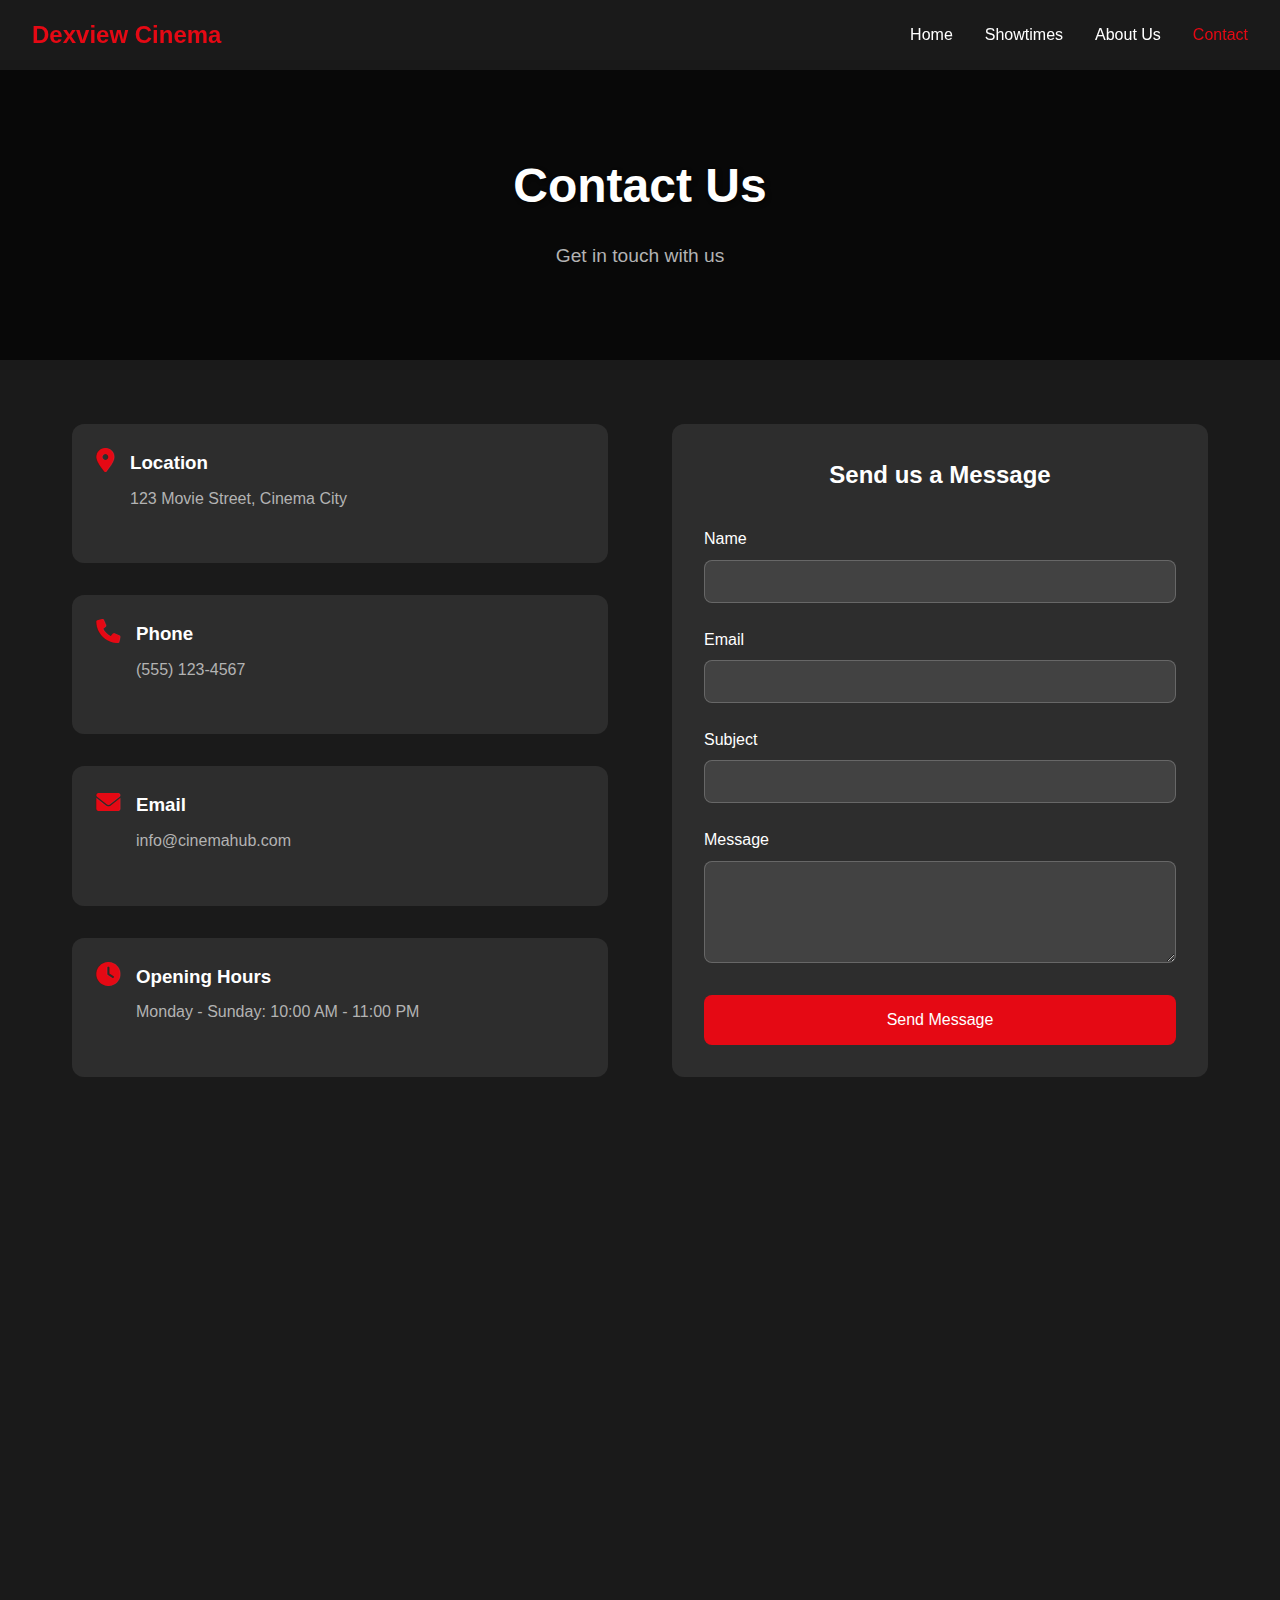
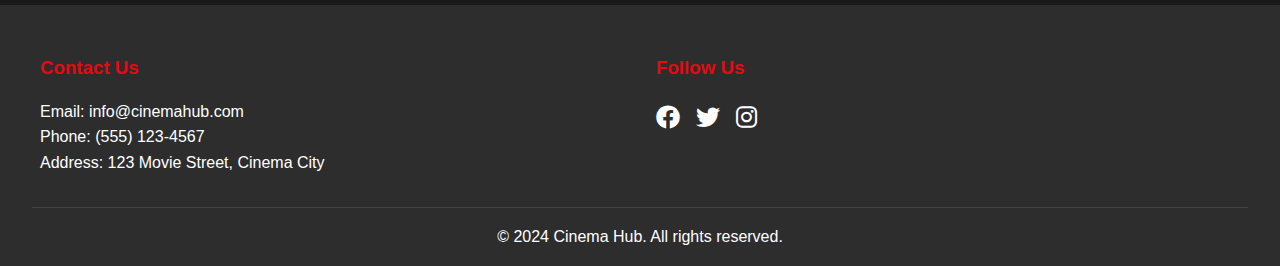
<file: contact.html>
<!DOCTYPE html>
<html lang="en">
<head>
    <meta charset="UTF-8">
    <meta name="viewport" content="width=device-width, initial-scale=1.0">
    <title>Contact Us - Cinema Hub</title>
    <link rel="stylesheet" href="styles.css">
    <link rel="stylesheet" href="contact.css">
    <link rel="stylesheet" href="https://cdnjs.cloudflare.com/ajax/libs/font-awesome/6.0.0/css/all.min.css">
</head>
<body>
    <!-- Navigation Bar -->
    <nav class="navbar">
        <div class="logo">Dexview Cinema</div>
        <div class="hamburger">
            <span></span>
            <span></span>
            <span></span>
        </div>
        <div class="nav-links">
            <a href="index.html">Home</a>
            <a href="showtimes.html">Showtimes</a>
            <a href="about.html">About Us</a>
            <a href="contact.html" class="active">Contact</a>
        </div>
    </nav>

    <!-- Contact Header -->
    <section class="page-header">
        <h1>Contact Us</h1>
        <p>Get in touch with us</p>
    </section>

    <!-- Contact Content -->
    <div class="contact-container">
        <!-- Contact Information -->
        <div class="contact-info">
            <div class="info-item">
                <i class="fas fa-map-marker-alt"></i>
                <div>
                    <h3>Location</h3>
                    <p>123 Movie Street, Cinema City</p>
                </div>
            </div>
            <div class="info-item">
                <i class="fas fa-phone"></i>
                <div>
                    <h3>Phone</h3>
                    <p>(555) 123-4567</p>
                </div>
            </div>
            <div class="info-item">
                <i class="fas fa-envelope"></i>
                <div>
                    <h3>Email</h3>
                    <p>info@cinemahub.com</p>
                </div>
            </div>
            <div class="info-item">
                <i class="fas fa-clock"></i>
                <div>
                    <h3>Opening Hours</h3>
                    <p>Monday - Sunday: 10:00 AM - 11:00 PM</p>
                </div>
            </div>
        </div>

        <!-- Contact Form -->
        <div class="contact-form">
            <h2>Send us a Message</h2>
            <form id="contactForm">
                <div class="form-group">
                    <label for="name">Name</label>
                    <input type="text" id="name" name="name" required>
                </div>
                <div class="form-group">
                    <label for="email">Email</label>
                    <input type="email" id="email" name="email" required>
                </div>
                <div class="form-group">
                    <label for="subject">Subject</label>
                    <input type="text" id="subject" name="subject" required>
                </div>
                <div class="form-group">
                    <label for="message">Message</label>
                    <textarea id="message" name="message" rows="5" required></textarea>
                </div>
                <button type="submit" class="submit-btn">Send Message</button>
            </form>
        </div>
    </div>

    <!-- Map Section -->
    <div class="map-container">
        <iframe 
            src="https://www.google.com/maps/embed?pb=!1m18!1m12!1m3!1d3024.2219901290355!2d-74.00369368400567!3d40.71312937933185!2m3!1f0!2f0!3f0!3m2!1i1024!2i768!4f13.1!3m3!1m2!1s0x89c25a23e28c1191%3A0x49f75d3281df052a!2s123%20Main%20St%2C%20New%20York%2C%20NY%2010001!5e0!3m2!1sen!2sus!4v1639458283805!5m2!1sen!2sus"
            width="100%"
            height="400"
            style="border:0;"
            allowfullscreen=""
            loading="lazy">
        </iframe>
    </div>

    <!-- Footer -->
    <footer class="footer">
        <div class="footer-content">
            <div class="footer-section">
                <h3>Contact Us</h3>
                <p>Email: info@cinemahub.com</p>
                <p>Phone: (555) 123-4567</p>
                <p>Address: 123 Movie Street, Cinema City</p>
            </div>
            <div class="footer-section">
                <h3>Follow Us</h3>
                <div class="social-links">
                    <a href="#"><i class="fab fa-facebook"></i></a>
                    <a href="#"><i class="fab fa-twitter"></i></a>
                    <a href="#"><i class="fab fa-instagram"></i></a>
                </div>
            </div>
        </div>
        <div class="footer-bottom">
            <p>&copy; 2024 Cinema Hub. All rights reserved.</p>
        </div>
    </footer>

    <script src="script.js"></script>
</body>
</html>
</file>
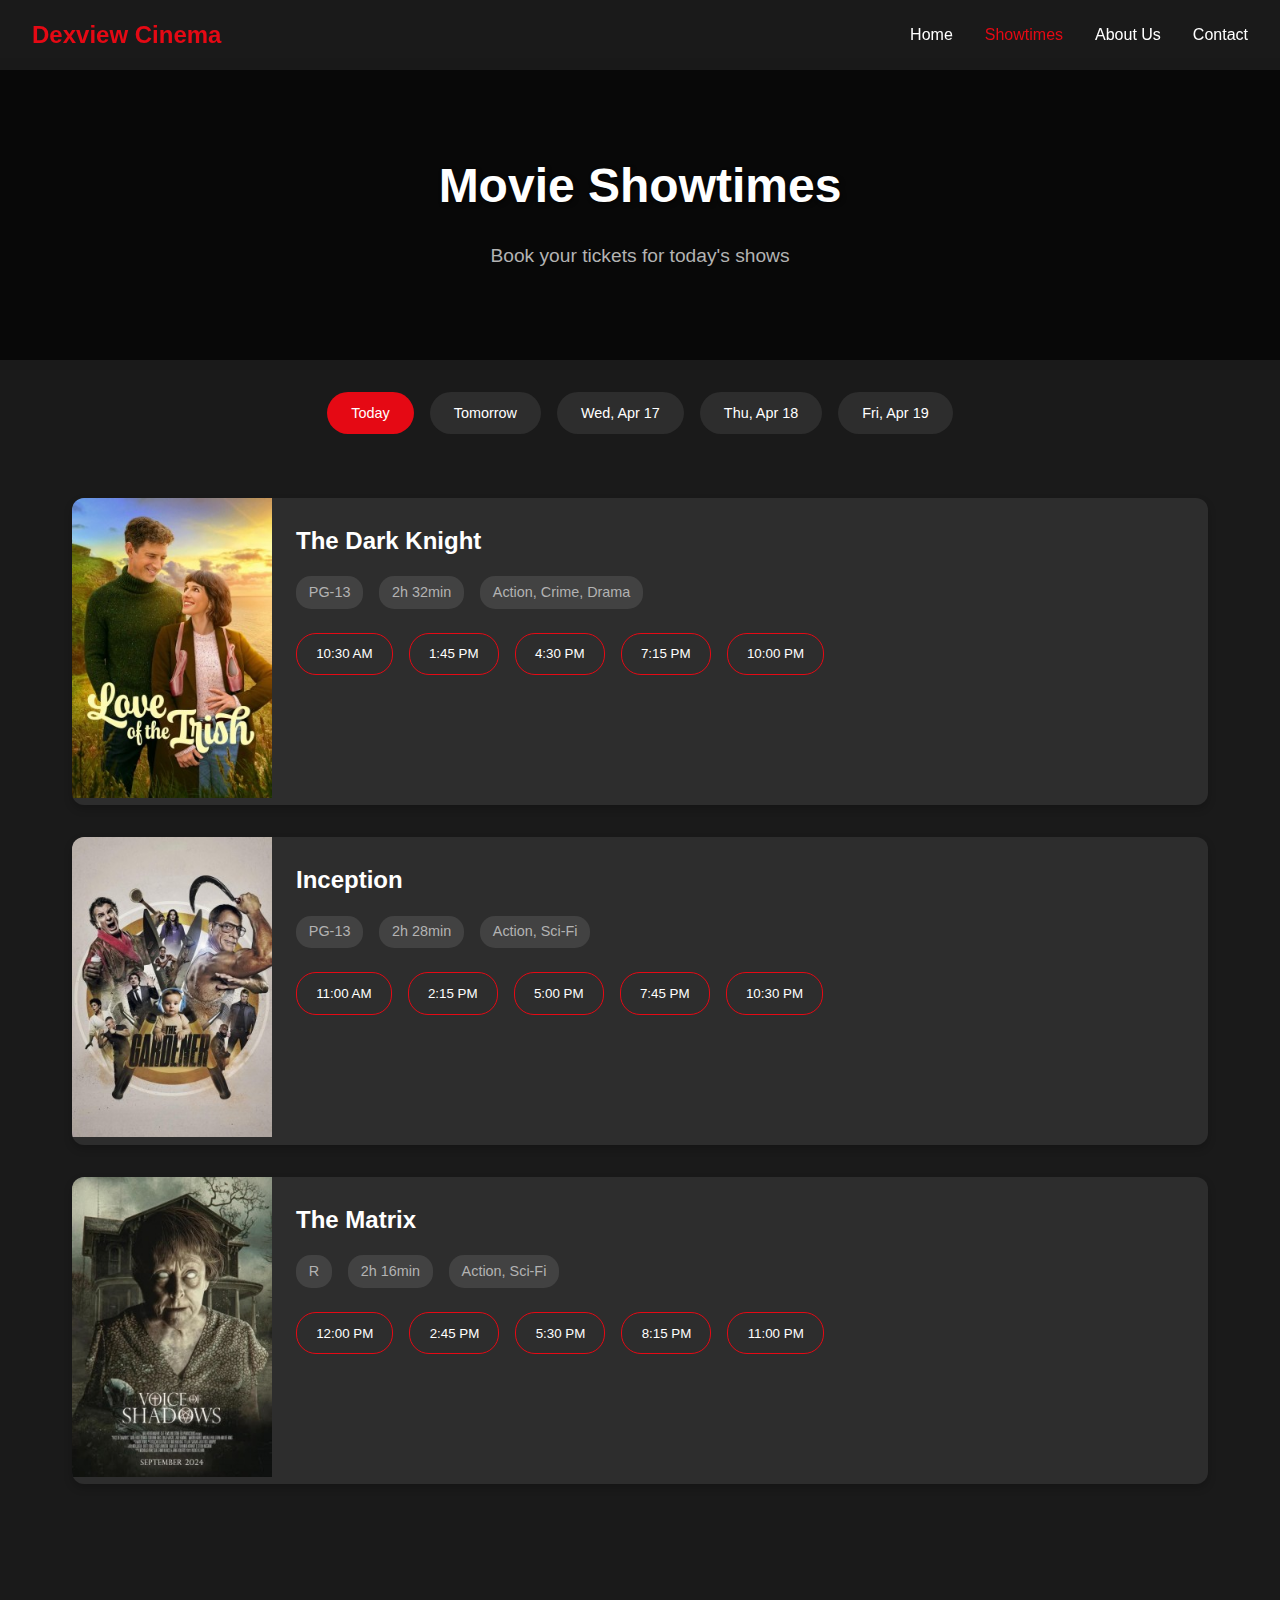
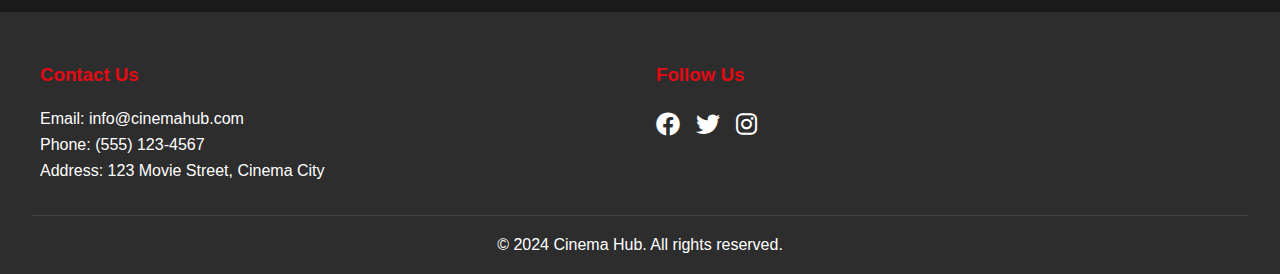
<file: showtimes.html>
<!DOCTYPE html>
<html lang="en">
<head>
    <meta charset="UTF-8">
    <meta name="viewport" content="width=device-width, initial-scale=1.0">
    <title>Showtimes - Cinema Hub</title>
    <link rel="stylesheet" href="styles.css">
    <link rel="stylesheet" href="showtimes.css">
    <link rel="stylesheet" href="https://cdnjs.cloudflare.com/ajax/libs/font-awesome/6.0.0/css/all.min.css">
</head>
<body>
    <!-- Navigation Bar -->
    <nav class="navbar">
        <div class="logo">Dexview Cinema</div>
        <div class="hamburger">
            <span></span>
            <span></span>
            <span></span>
        </div>
        <div class="nav-links">
            <a href="index.html">Home</a>
            <a href="showtimes.html" class="active">Showtimes</a>
            <a href="about.html">About Us</a>
            <a href="contact.html">Contact</a>
        </div>
    </nav>

    <!-- Showtimes Header -->
    <section class="page-header">
        <h1>Movie Showtimes</h1>
        <p>Book your tickets for today's shows</p>
    </section>

    <!-- Date Selection -->
    <div class="date-selector">
        <button class="date-btn active">Today</button>
        <button class="date-btn">Tomorrow</button>
        <button class="date-btn">Wed, Apr 17</button>
        <button class="date-btn">Thu, Apr 18</button>
        <button class="date-btn">Fri, Apr 19</button>
    </div>

    <!-- Showtimes Grid -->
    <div class="showtimes-container">
        <!-- Movie 1 -->
        <div class="showtime-card">
            <div class="movie-poster">
                <img src="Love Of The Irish.jpg" alt="The Dark Knight">
            </div>
            <div class="showtime-info">
                <h3>The Dark Knight</h3>
                <div class="movie-meta">
                    <span class="rating">PG-13</span>
                    <span class="duration">2h 32min</span>
                    <span class="genre">Action, Crime, Drama</span>
                </div>
                <div class="showtime-slots">
                    <button class="time-slot">10:30 AM</button>
                    <button class="time-slot">1:45 PM</button>
                    <button class="time-slot">4:30 PM</button>
                    <button class="time-slot">7:15 PM</button>
                    <button class="time-slot">10:00 PM</button>
                </div>
            </div>
        </div>

        <!-- Movie 2 -->
        <div class="showtime-card">
            <div class="movie-poster">
                <img src="The Gardener.jpg" alt="Inception">
            </div>
            <div class="showtime-info">
                <h3>Inception</h3>
                <div class="movie-meta">
                    <span class="rating">PG-13</span>
                    <span class="duration">2h 28min</span>
                    <span class="genre">Action, Sci-Fi</span>
                </div>
                <div class="showtime-slots">
                    <button class="time-slot">11:00 AM</button>
                    <button class="time-slot">2:15 PM</button>
                    <button class="time-slot">5:00 PM</button>
                    <button class="time-slot">7:45 PM</button>
                    <button class="time-slot">10:30 PM</button>
                </div>
            </div>
        </div>

        <!-- Movie 3 -->
        <div class="showtime-card">
            <div class="movie-poster">
                <img src="Voice of Shadows.jpg" alt="The Matrix">
            </div>
            <div class="showtime-info">
                <h3>The Matrix</h3>
                <div class="movie-meta">
                    <span class="rating">R</span>
                    <span class="duration">2h 16min</span>
                    <span class="genre">Action, Sci-Fi</span>
                </div>
                <div class="showtime-slots">
                    <button class="time-slot">12:00 PM</button>
                    <button class="time-slot">2:45 PM</button>
                    <button class="time-slot">5:30 PM</button>
                    <button class="time-slot">8:15 PM</button>
                    <button class="time-slot">11:00 PM</button>
                </div>
            </div>
        </div>
    </div>

    <!-- Footer -->
    <footer class="footer">
        <div class="footer-content">
            <div class="footer-section">
                <h3>Contact Us</h3>
                <p>Email: info@cinemahub.com</p>
                <p>Phone: (555) 123-4567</p>
                <p>Address: 123 Movie Street, Cinema City</p>
            </div>
            <div class="footer-section">
                <h3>Follow Us</h3>
                <div class="social-links">
                    <a href="#"><i class="fab fa-facebook"></i></a>
                    <a href="#"><i class="fab fa-twitter"></i></a>
                    <a href="#"><i class="fab fa-instagram"></i></a>
                </div>
            </div>
        </div>
        <div class="footer-bottom">
            <p>&copy; 2024 Cinema Hub. All rights reserved.</p>
        </div>
    </footer>

    <script src="script.js"></script>
</body>
</html>
</file>
<file: contact.css>
/* Page Header */
.page-header {
    background: linear-gradient(rgba(0, 0, 0, 0.7), rgba(0, 0, 0, 0.7)),
                url('https://source.unsplash.com/1920x1080/?cinema') center/cover;
    height: 300px;
    display: flex;
    flex-direction: column;
    justify-content: center;
    align-items: center;
    text-align: center;
    color: var(--text-color);
    margin-top: 60px;
}

.page-header h1 {
    font-size: 3rem;
    margin-bottom: 1rem;
    text-shadow: 2px 2px 4px rgba(0, 0, 0, 0.5);
}

.page-header p {
    font-size: 1.2rem;
    color: var(--text-secondary);
}

/* Contact Container */
.contact-container {
    max-width: 1200px;
    margin: 4rem auto;
    padding: 0 2rem;
    display: grid;
    grid-template-columns: 1fr 1fr;
    gap: 4rem;
}

/* Contact Information */
.contact-info {
    display: grid;
    gap: 2rem;
}

.info-item {
    display: flex;
    align-items: flex-start;
    gap: 1rem;
    padding: 1.5rem;
    background-color: var(--secondary-color);
    border-radius: 12px;
    transition: var(--transition);
}

.info-item:hover {
    transform: translateY(-5px);
    box-shadow: 0 5px 15px rgba(0, 0, 0, 0.3);
}

.info-item i {
    font-size: 1.5rem;
    color: var(--accent-color);
}

.info-item h3 {
    margin-bottom: 0.5rem;
    color: var(--text-color);
}

.info-item p {
    color: var(--text-secondary);
}

/* Contact Form */
.contact-form {
    background-color: var(--secondary-color);
    padding: 2rem;
    border-radius: 12px;
}

.contact-form h2 {
    margin-bottom: 2rem;
    color: var(--text-color);
    text-align: center;
}

.form-group {
    margin-bottom: 1.5rem;
}

.form-group label {
    display: block;
    margin-bottom: 0.5rem;
    color: var(--text-color);
}

.form-group input,
.form-group textarea {
    width: 100%;
    padding: 0.8rem;
    background-color: rgba(255, 255, 255, 0.1);
    border: 1px solid rgba(255, 255, 255, 0.2);
    border-radius: 8px;
    color: var(--text-color);
    transition: var(--transition);
}

.form-group input:focus,
.form-group textarea:focus {
    outline: none;
    border-color: var(--accent-color);
    background-color: rgba(255, 255, 255, 0.15);
}

.submit-btn {
    width: 100%;
    padding: 1rem;
    background-color: var(--accent-color);
    color: var(--text-color);
    border: none;
    border-radius: 8px;
    cursor: pointer;
    font-size: 1rem;
    font-weight: 500;
    transition: var(--transition);
}

.submit-btn:hover {
    background-color: #ff0f1f;
    transform: translateY(-2px);
}

/* Map Container */
.map-container {
    margin: 4rem 0;
    height: 400px;
}

.map-container iframe {
    width: 100%;
    height: 100%;
    border: none;
    filter: grayscale(100%) invert(92%) contrast(83%);
}

/* Responsive Design */
@media (max-width: 768px) {
    .page-header {
        height: 200px;
    }

    .page-header h1 {
        font-size: 2rem;
    }

    .contact-container {
        grid-template-columns: 1fr;
        gap: 2rem;
        margin: 2rem auto;
    }

    .info-item {
        padding: 1rem;
    }

    .contact-form {
        padding: 1.5rem;
    }

    .map-container {
        height: 300px;
    }
}
</file>
<file: showtimes.css>
/* Page Header */
.page-header {
    background: linear-gradient(rgba(0, 0, 0, 0.7), rgba(0, 0, 0, 0.7)),
                url('https://source.unsplash.com/1920x1080/?cinema') center/cover;
    height: 300px;
    display: flex;
    flex-direction: column;
    justify-content: center;
    align-items: center;
    text-align: center;
    color: var(--text-color);
    margin-top: 60px;
}

.page-header h1 {
    font-size: 3rem;
    margin-bottom: 1rem;
    text-shadow: 2px 2px 4px rgba(0, 0, 0, 0.5);
}

.page-header p {
    font-size: 1.2rem;
    color: var(--text-secondary);
}

/* Date Selector */
.date-selector {
    display: flex;
    justify-content: center;
    gap: 1rem;
    padding: 2rem;
    flex-wrap: wrap;
}

.date-btn {
    padding: 0.8rem 1.5rem;
    border: none;
    border-radius: 25px;
    background-color: var(--secondary-color);
    color: var(--text-color);
    cursor: pointer;
    transition: var(--transition);
    font-size: 0.9rem;
}

.date-btn.active,
.date-btn:hover {
    background-color: var(--accent-color);
}

/* Showtimes Container */
.showtimes-container {
    max-width: 1200px;
    margin: 0 auto;
    padding: 2rem;
}

.showtime-card {
    display: flex;
    background-color: var(--secondary-color);
    border-radius: 12px;
    overflow: hidden;
    margin-bottom: 2rem;
    box-shadow: 0 4px 8px rgba(0, 0, 0, 0.2);
}

.movie-poster {
    width: 200px;
    flex-shrink: 0;
}

.movie-poster img {
    width: 100%;
    height: 300px;
    object-fit: cover;
}

.showtime-info {
    padding: 1.5rem;
    flex-grow: 1;
}

.showtime-info h3 {
    font-size: 1.5rem;
    margin-bottom: 1rem;
    color: var(--text-color);
}

.movie-meta {
    display: flex;
    gap: 1rem;
    margin-bottom: 1.5rem;
    color: var(--text-secondary);
    font-size: 0.9rem;
}

.movie-meta span {
    padding: 0.3rem 0.8rem;
    background-color: rgba(255, 255, 255, 0.1);
    border-radius: 15px;
}

.showtime-slots {
    display: flex;
    flex-wrap: wrap;
    gap: 1rem;
}

.time-slot {
    padding: 0.8rem 1.2rem;
    border: 1px solid var(--accent-color);
    border-radius: 20px;
    background: none;
    color: var(--text-color);
    cursor: pointer;
    transition: var(--transition);
}

.time-slot:hover {
    background-color: var(--accent-color);
}

/* Responsive Design */
@media (max-width: 768px) {
    .page-header {
        height: 200px;
    }

    .page-header h1 {
        font-size: 2rem;
    }

    .showtime-card {
        flex-direction: column;
    }

    .movie-poster {
        width: 100%;
        height: 200px;
    }

    .movie-poster img {
        height: 100%;
    }

    .showtime-info {
        padding: 1rem;
    }

    .movie-meta {
        flex-wrap: wrap;
    }

    .time-slot {
        padding: 0.6rem 1rem;
        font-size: 0.9rem;
    }
}
</file>
<file: styles.css>
/* Reset and Base Styles */
* {
    margin: 0;
    padding: 0;
    box-sizing: border-box;
}

:root {
    --primary-color: #1a1a1a;
    --secondary-color: #2d2d2d;
    --accent-color: #e50914;
    --text-color: #ffffff;
    --text-secondary: #b3b3b3;
    --transition: all 0.3s ease;
}

html, body {
    width: 100%;
    overflow-x: hidden;
}

body {
    font-family: 'Segoe UI', Tahoma, Geneva, Verdana, sans-serif;
    background-color: var(--primary-color);
    color: var(--text-color);
    line-height: 1.6;
    min-height: 100vh;
}

/* Navigation Bar */
.navbar {
    position: fixed;
    top: 0;
    width: 100%;
    padding: 1rem 2rem;
    background-color: rgba(26, 26, 26, 0.95);
    display: flex;
    justify-content: space-between;
    align-items: center;
    z-index: 1000;
    backdrop-filter: blur(10px);
    transition: var(--transition);
}

.navbar.scrolled {
    background-color: rgba(26, 26, 26, 0.98);
    padding: 0.5rem 2rem;
}

.logo {
    font-size: 1.5rem;
    font-weight: bold;
    color: var(--accent-color);
}

.hamburger {
    display: none;
    flex-direction: column;
    gap: 6px;
    cursor: pointer;
    z-index: 1001;
}

.hamburger span {
    display: block;
    width: 25px;
    height: 3px;
    background-color: var(--text-color);
    transition: var(--transition);
}

.nav-links {
    display: flex;
    gap: 2rem;
}

.nav-links a {
    color: var(--text-color);
    text-decoration: none;
    transition: var(--transition);
    font-weight: 500;
}

.nav-links a:hover,
.nav-links a.active {
    color: var(--accent-color);
}

/* Hero Section */
.hero {
    height: 100vh;
    position: relative;
    overflow: hidden;
    margin-top: 0;
}

.hero-slider {
    height: 100%;
    position: relative;
}

.slide {
    position: absolute;
    top: 0;
    left: 0;
    width: 100%;
    height: 100%;
    opacity: 0;
    transition: opacity 0.5s ease-in-out;
    display: none;
}

.slide.active {
    opacity: 1;
    display: block;
}

.slide img {
    width: 100%;
    height: 100%;
    object-fit: cover;
}

.hero-content {
    position: absolute;
    top: 50%;
    left: 50%;
    transform: translate(-50%, -50%);
    text-align: center;
    z-index: 1;
    width: 90%;
    max-width: 800px;
}

.hero-content h1 {
    font-size: 3.5rem;
    margin-bottom: 1rem;
    text-shadow: 2px 2px 4px rgba(0, 0, 0, 0.5);
}

.hero-content p {
    font-size: 1.2rem;
    color: var(--text-secondary);
    margin-bottom: 2rem;
}

.cta-button {
    display: inline-block;
    padding: 1rem 2rem;
    background-color: var(--accent-color);
    color: var(--text-color);
    text-decoration: none;
    border-radius: 30px;
    transition: var(--transition);
    font-weight: bold;
}

.cta-button:hover {
    background-color: #ff0f1f;
    transform: translateY(-2px);
}

/* Category Toggle */
.category-toggle {
    display: flex;
    justify-content: center;
    gap: 1rem;
    margin: 2rem 0;
    padding: 0 1rem;
}

.toggle-btn {
    padding: 0.5rem 2rem;
    border: none;
    border-radius: 20px;
    background-color: var(--secondary-color);
    color: var(--text-color);
    cursor: pointer;
    transition: var(--transition);
}

.toggle-btn.active {
    background-color: var(--accent-color);
}

/* Movies Grid */
.movies-grid {
    display: grid;
    grid-template-columns: repeat(auto-fill, minmax(200px, 1fr));
    gap: 2rem;
    padding: 2rem;
    max-width: 1400px;
    margin: 0 auto;
}

.movie-card {
    background-color: var(--secondary-color);
    border-radius: 12px;
    overflow: hidden;
    transition: var(--transition);
    width: 200px;
    margin: 0 auto;
    box-shadow: 0 4px 8px rgba(0, 0, 0, 0.2);
    position: relative;
}

.movie-card.coming-soon {
    display: none;
}

.movie-card.coming-soon.show {
    display: block;
}

.movie-card:hover {
    transform: translateY(-5px);
    box-shadow: 0 8px 16px rgba(0, 0, 0, 0.3);
}

.movie-card img {
    width: 200px;
    height: 300px;
    object-fit: cover;
    border-radius: 12px 12px 0 0;
    display: block;
}

.movie-info {
    padding: 1rem;
    background: linear-gradient(to bottom, rgba(45, 45, 45, 0.95), rgba(26, 26, 26, 0.98));
}

.movie-info h3 {
    margin-bottom: 0.5rem;
    font-size: 1.1rem;
    font-weight: 600;
    color: #fff;
}

.movie-info .genre {
    color: var(--accent-color);
    font-size: 0.85rem;
    margin-bottom: 0.5rem;
    opacity: 0.9;
}

.movie-info .rating {
    color: #ffd700;
    margin-bottom: 0.5rem;
    font-size: 0.9rem;
    font-weight: 500;
}

.movie-info .synopsis {
    color: var(--text-secondary);
    font-size: 0.85rem;
    display: -webkit-box;
    -webkit-line-clamp: 3;
    -webkit-box-orient: vertical;
    overflow: hidden;
    margin-bottom: 1rem;
    line-height: 1.4;
    opacity: 0.9;
}

.button-container {
    text-align: center;
    padding: 0.5rem 0;
}

.details-btn {
    display: inline-block;
    padding: 0.6rem 1.5rem;
    background-color: var(--accent-color);
    color: var(--text-color);
    text-decoration: none;
    border-radius: 25px;
    font-size: 0.9rem;
    font-weight: 500;
    transition: all 0.3s ease;
    text-transform: uppercase;
    letter-spacing: 0.5px;
}

.details-btn:hover {
    background-color: #ff0f1f;
    transform: translateY(-2px);
}

/* About Section */
.about-section {
    padding: 5rem 2rem;
    background-color: var(--secondary-color);
    margin-top: 4rem;
}

.about-content {
    max-width: 800px;
    margin: 0 auto;
    text-align: center;
}

.about-content h2 {
    font-size: 2.5rem;
    margin-bottom: 2rem;
    color: var(--accent-color);
}

.about-content p {
    margin-bottom: 1rem;
    color: var(--text-secondary);
}

/* Footer */
.footer {
    background-color: var(--secondary-color);
    padding: 3rem 2rem 1rem;
    margin-top: 4rem;
}

.footer-content {
    display: grid;
    grid-template-columns: repeat(auto-fit, minmax(250px, 1fr));
    gap: 2rem;
    max-width: 1200px;
    margin: 0 auto;
}

.footer-section h3 {
    margin-bottom: 1rem;
    color: var(--accent-color);
}

.social-links {
    display: flex;
    gap: 1rem;
}

.social-links a {
    color: var(--text-color);
    font-size: 1.5rem;
    transition: var(--transition);
}

.social-links a:hover {
    color: var(--accent-color);
}

.footer-bottom {
    text-align: center;
    margin-top: 2rem;
    padding-top: 1rem;
    border-top: 1px solid rgba(255, 255, 255, 0.1);
}

/* Responsive Design */
@media (max-width: 768px) {
    .navbar {
        padding: 1rem;
    }

    .hamburger {
        display: flex;
    }

    .nav-links {
        position: fixed;
        top: 0;
        right: -100%;
        width: 100%;
        height: 100vh;
        background-color: rgba(26, 26, 26, 0.98);
        flex-direction: column;
        justify-content: center;
        align-items: center;
        transition: var(--transition);
        z-index: 1000;
    }

    .nav-links.active {
        right: 0;
    }

    .hamburger.active span:nth-child(1) {
        transform: rotate(45deg) translate(8px, 8px);
    }

    .hamburger.active span:nth-child(2) {
        opacity: 0;
    }

    .hamburger.active span:nth-child(3) {
        transform: rotate(-45deg) translate(7px, -7px);
    }

    .hero-content h1 {
        font-size: 2rem;
    }

    .movies-grid {
        grid-template-columns: repeat(auto-fill, minmax(160px, 1fr));
        gap: 1rem;
        padding: 1rem;
    }

    .movie-card {
        width: 160px;
    }

    .movie-card img {
        width: 160px;
        height: 240px;
    }

    .movie-info {
        padding: 0.8rem;
    }

    .movie-info h3 {
        font-size: 1rem;
    }

    .movie-info .genre,
    .movie-info .synopsis {
        font-size: 0.8rem;
    }

    .details-btn {
        padding: 0.5rem 1.2rem;
        font-size: 0.8rem;
    }

    .about-section {
        padding: 3rem 1rem;
    }

    .about-content h2 {
        font-size: 2rem;
    }
}

/* For very small screens */
@media (max-width: 360px) {
    .movies-grid {
        grid-template-columns: repeat(auto-fill, minmax(140px, 1fr));
    }

    .movie-card {
        width: 140px;
    }

    .movie-card img {
        width: 140px;
        height: 210px;
    }
}
</file>
